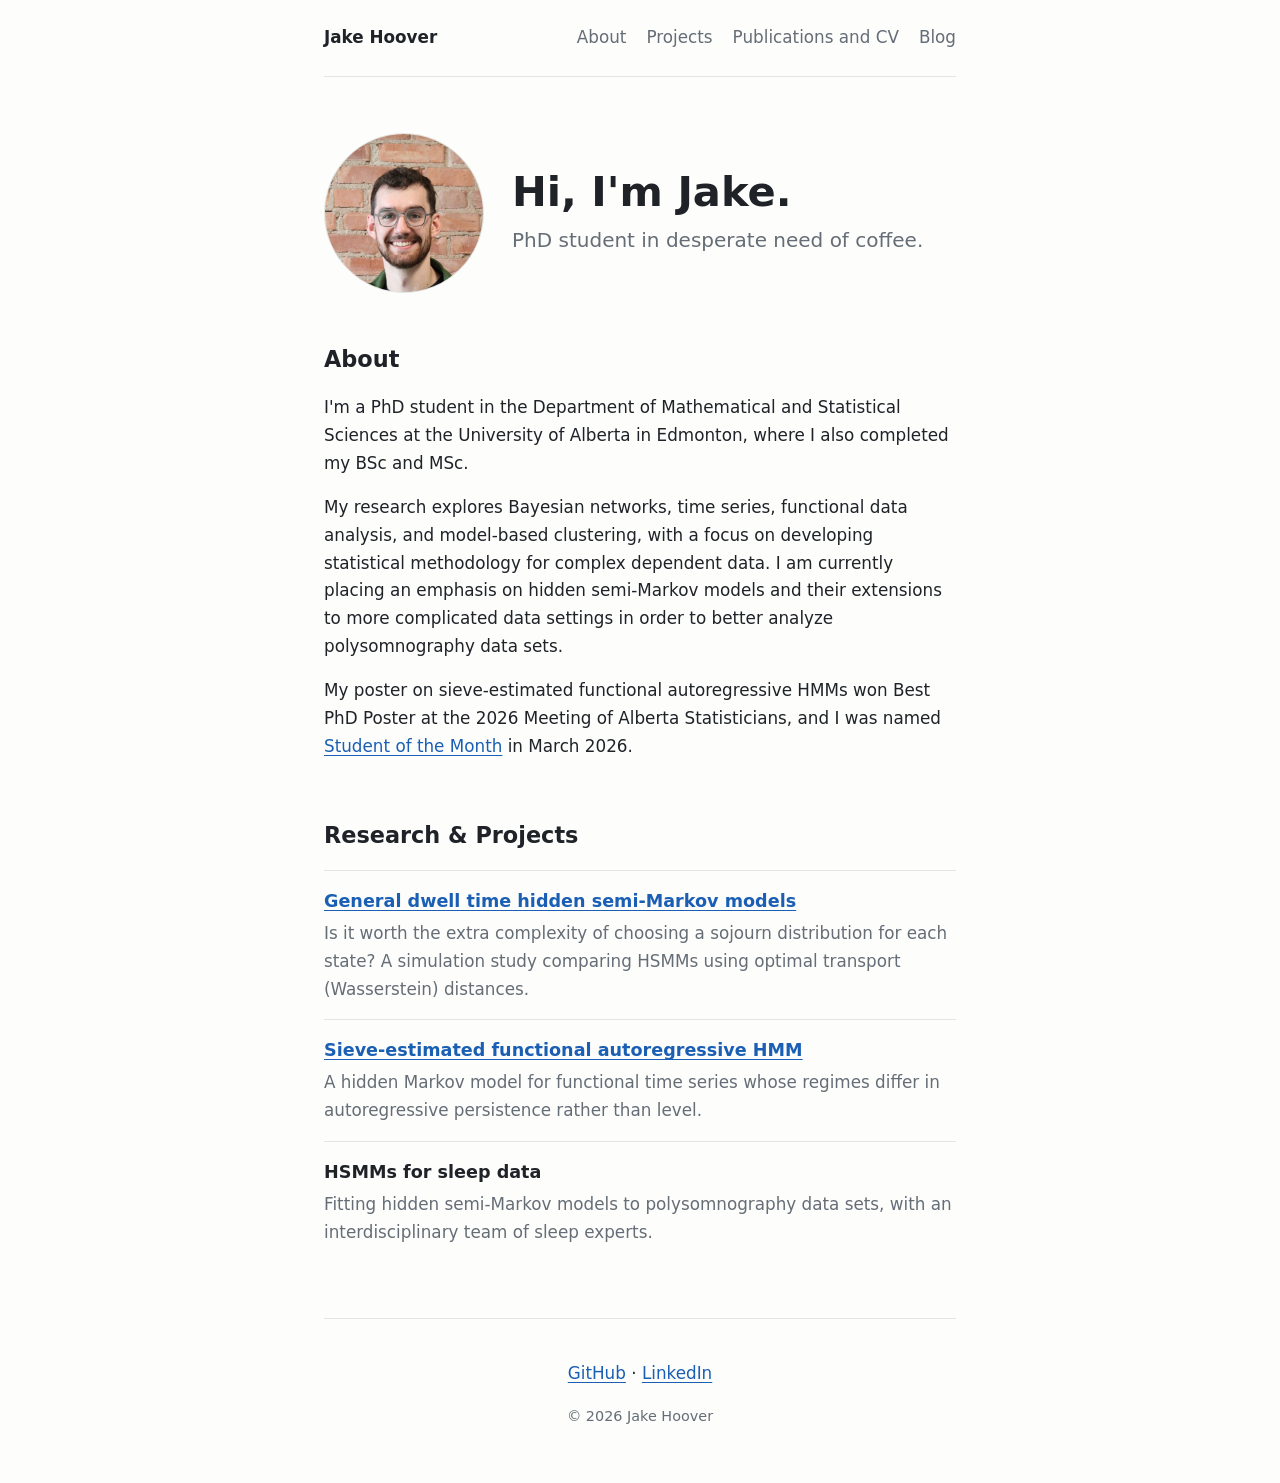
<file: index.html>
<!DOCTYPE html>
<html lang="en">
<head>
    <meta charset="utf-8">
    <meta name="viewport" content="width=device-width, initial-scale=1">
    <title>Jake Hoover</title>
    <meta name="description" content="Personal website of Jake Hoover.">
    <link rel="stylesheet" href="style.css">
</head>
<body>
    <header class="site-header">
        <a class="brand" href="#top">Jake Hoover</a>
        <nav>
            <a href="#about">About</a>
            <a href="#projects">Projects</a>
            <a href="publications.html">Publications and CV</a>
            <a href="blog.html">Blog</a>
        </nav>
    </header>

    <main id="top">
        <section class="hero">
            <img class="headshot" src="images/headshot.jpg" alt="Photo of Jake Hoover" width="160" height="160">
            <div>
                <h1>Hi, I'm Jake.</h1>
                <p class="lead">PhD student in desperate need of coffee.</p>
            </div>
        </section>

        <section id="about">
            <h2>About</h2>
            <p>I'm a PhD student in the Department of Mathematical and Statistical Sciences at the University of Alberta in Edmonton, where I also completed my BSc and MSc.</p>
            <p>My research explores Bayesian networks, time series, functional data analysis, and model-based clustering, with a focus on developing statistical methodology for complex dependent data. I am currently placing an emphasis on hidden semi-Markov models and their extensions to more complicated data settings in order to better analyze polysomnography data sets.</p>
            <p>My poster on sieve-estimated functional autoregressive HMMs won Best PhD Poster at the 2026 Meeting of Alberta Statisticians, and I was named <a href="https://www.instagram.com/p/DWcALrlD2AP/" rel="noopener">Student of the Month</a> in March 2026.</p>
        </section>

        <section id="projects">
            <h2>Research &amp; Projects</h2>
            <ul class="cards">
                <li>
                    <h3><a href="posters/dwell-time-hsmm-classification-society-2026.pdf">General dwell time hidden semi-Markov models</a></h3>
                    <p>Is it worth the extra complexity of choosing a sojourn distribution for each state? A simulation study comparing HSMMs using optimal transport (Wasserstein) distances.</p>
                </li>
                <li>
                    <h3><a href="posters/sifarhmm-alberta-statisticians-2026.pdf">Sieve-estimated functional autoregressive HMM</a></h3>
                    <p>A hidden Markov model for functional time series whose regimes differ in autoregressive persistence rather than level.</p>
                </li>
                <li>
                    <h3>HSMMs for sleep data</h3>
                    <p>Fitting hidden semi-Markov models to polysomnography data sets, with an interdisciplinary team of sleep experts.</p>
                </li>
            </ul>
        </section>


    </main>

    <footer class="site-footer">
        <p>
            <a href="https://github.com/JakeHoover">GitHub</a> ·
            <a href="https://www.linkedin.com/in/jake-hoover-alberta">LinkedIn</a>
        </p>
        <p class="muted">&copy; <span id="year">2026</span> Jake Hoover</p>
    </footer>

    <script>document.getElementById("year").textContent = new Date().getFullYear();</script>
</body>
</html>
</file>
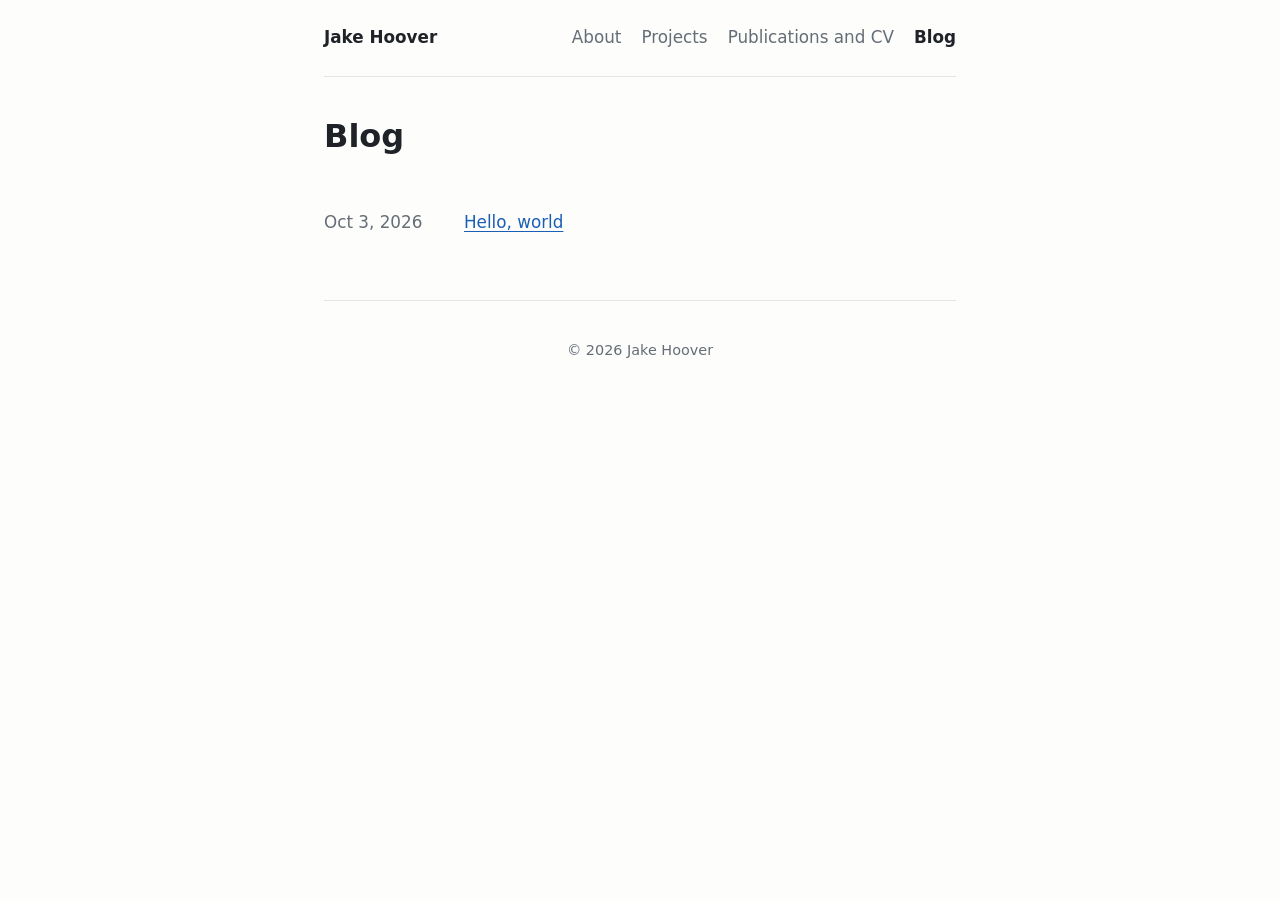
<file: blog.html>
<!DOCTYPE html>
<html lang="en">
<head>
    <meta charset="utf-8">
    <meta name="viewport" content="width=device-width, initial-scale=1">
    <title>Blog | Jake Hoover</title>
    <link rel="stylesheet" href="style.css">
</head>
<body>
    <header class="site-header">
        <a class="brand" href="index.html">Jake Hoover</a>
        <nav>
            <a href="index.html#about">About</a>
            <a href="index.html#projects">Projects</a>
            <a href="publications.html">Publications and CV</a>
            <a href="blog.html" aria-current="page">Blog</a>
        </nav>
    </header>

    <main>
        <section class="page-title">
            <h1>Blog</h1>
        </section>
        <section>
            <ul class="posts">
                <li>
                    <time datetime="2026-10-03">Oct 3, 2026</time>
                    <a href="posts/hello-world.html">Hello, world</a>
                </li>
            </ul>
        </section>
    </main>

    <footer class="site-footer">
        <p class="muted">&copy; <span id="year">2026</span> Jake Hoover</p>
    </footer>

    <script>document.getElementById("year").textContent = new Date().getFullYear();</script>
</body>
</html>
</file>
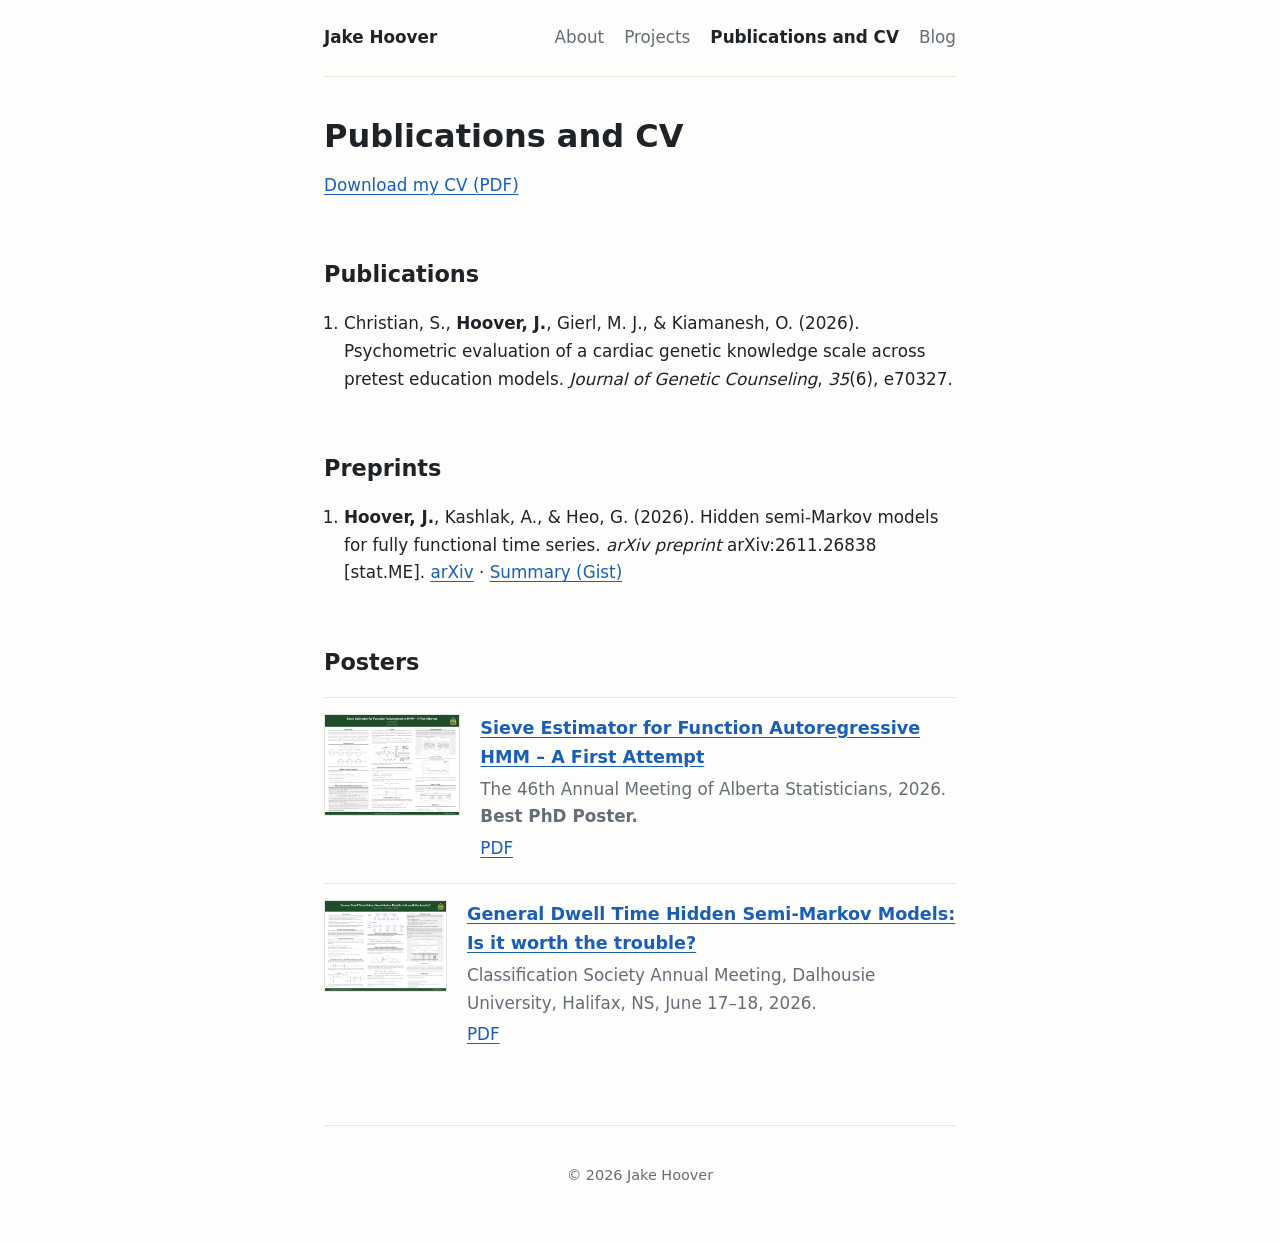
<file: publications.html>
<!DOCTYPE html>
<html lang="en">
<head>
    <meta charset="utf-8">
    <meta name="viewport" content="width=device-width, initial-scale=1">
    <title>Publications and CV | Jake Hoover</title>
    <link rel="stylesheet" href="style.css">
</head>
<body>
    <header class="site-header">
        <a class="brand" href="index.html">Jake Hoover</a>
        <nav>
            <a href="index.html#about">About</a>
            <a href="index.html#projects">Projects</a>
            <a href="publications.html" aria-current="page">Publications and CV</a>
            <a href="blog.html">Blog</a>
        </nav>
    </header>

    <main>
        <section class="page-title">
            <h1>Publications and CV</h1>
            <p><a href="cv.pdf">Download my CV (PDF)</a></p>
        </section>
        <section id="papers">
            <h2>Publications</h2>
            <ol class="pubs">
                <li>
                    Christian, S., <strong>Hoover, J.</strong>, Gierl, M. J., &amp; Kiamanesh, O. (2026).
                    Psychometric evaluation of a cardiac genetic knowledge scale across pretest education models.
                    <em>Journal of Genetic Counseling</em>, <em>35</em>(6), e70327.
                </li>
            </ol>
        </section>
        <section id="preprints">
            <h2>Preprints</h2>
            <ol class="pubs">
                <li>
                    <strong>Hoover, J.</strong>, Kashlak, A., &amp; Heo, G. (2026).
                    Hidden semi-Markov models for fully functional time series.
                    <em>arXiv preprint</em> arXiv:2611.26838 [stat.ME].
                    <a href="https://arxiv.org/abs/2611.26838">arXiv</a> &middot;
                    <a href="https://gist.science/paper/2611.26838">Summary (Gist)</a>
                </li>
            </ol>
        </section>
        <section id="posters">
            <h2>Posters</h2>
            <ul class="posters">
                <li>
                    <a href="posters/sifarhmm-alberta-statisticians-2026.pdf">
                        <img src="posters/sifarhmm-alberta-statisticians-2026.png" alt="Poster: Sieve Estimator for Function Autoregressive HMM" loading="lazy">
                    </a>
                    <div>
                        <h3><a href="posters/sifarhmm-alberta-statisticians-2026.pdf">Sieve Estimator for Function Autoregressive HMM &ndash; A First Attempt</a></h3>
                        <p>The 46th Annual Meeting of Alberta Statisticians, 2026. <strong>Best PhD Poster.</strong></p>
                        <p><a href="posters/sifarhmm-alberta-statisticians-2026.pdf">PDF</a></p>
                    </div>
                </li>
                <li>
                    <a href="posters/dwell-time-hsmm-classification-society-2026.pdf">
                        <img src="posters/dwell-time-hsmm-classification-society-2026.png" alt="Poster: General Dwell Time Hidden Semi-Markov Models: Is it worth the trouble?" loading="lazy">
                    </a>
                    <div>
                        <h3><a href="posters/dwell-time-hsmm-classification-society-2026.pdf">General Dwell Time Hidden Semi-Markov Models: Is it worth the trouble?</a></h3>
                        <p>Classification Society Annual Meeting, Dalhousie University, Halifax, NS, June 17&ndash;18, 2026.</p>
                        <p><a href="posters/dwell-time-hsmm-classification-society-2026.pdf">PDF</a></p>
                    </div>
                </li>
            </ul>
        </section>
    </main>

    <footer class="site-footer">
        <p class="muted">&copy; <span id="year">2026</span> Jake Hoover</p>
    </footer>

    <script>document.getElementById("year").textContent = new Date().getFullYear();</script>
</body>
</html>
</file>
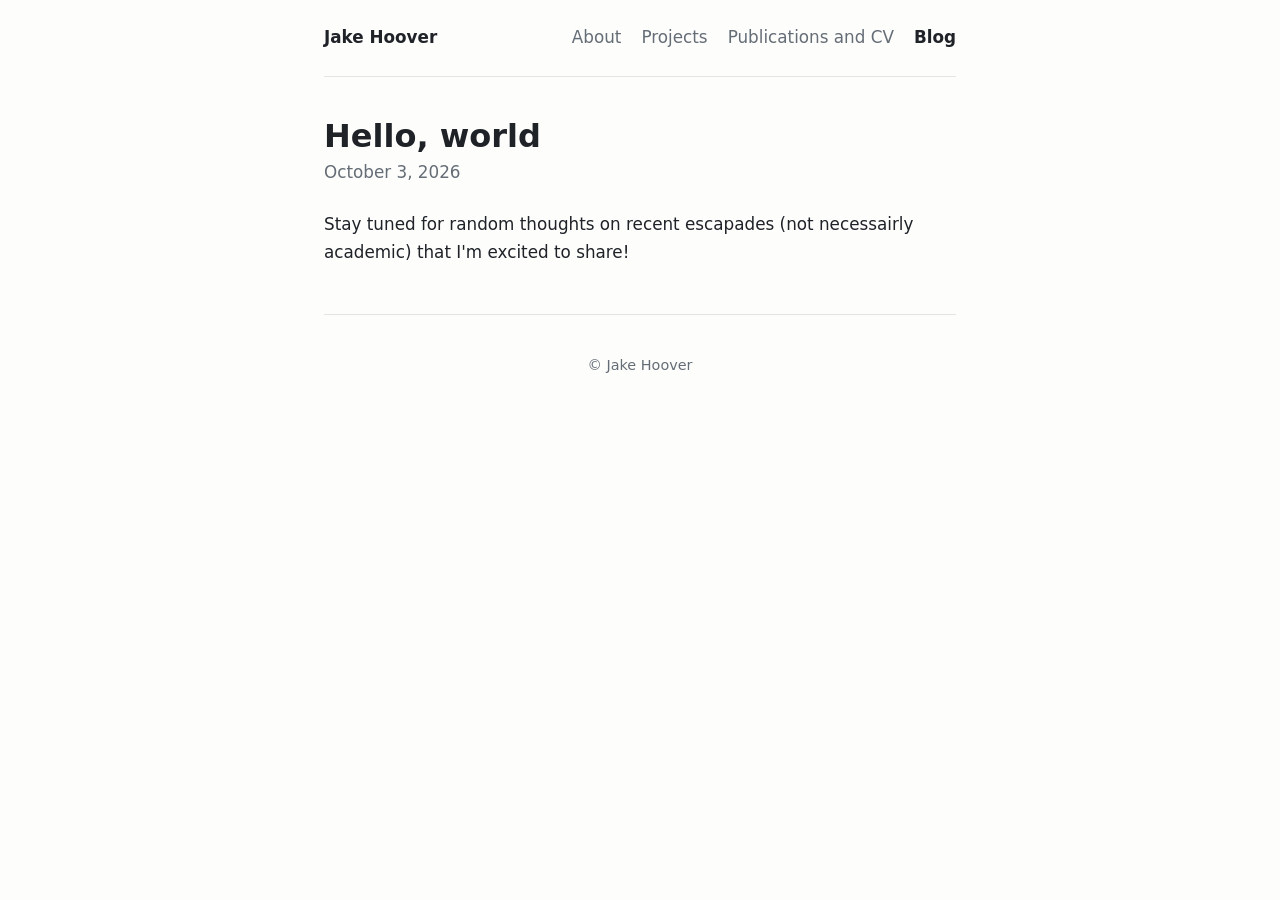
<file: posts/hello-world.html>
<!DOCTYPE html>
<html lang="en">
<head>
    <meta charset="utf-8">
    <meta name="viewport" content="width=device-width, initial-scale=1">
    <title>First Post | Jake Hoover</title>
    <link rel="stylesheet" href="../style.css">
</head>
<body>
    <header class="site-header">
        <a class="brand" href="../index.html">Jake Hoover</a>
        <nav>
            <a href="../index.html#about">About</a>
            <a href="../index.html#projects">Projects</a>
            <a href="../publications.html">Publications and CV</a>
            <a href="../blog.html" aria-current="page">Blog</a>
        </nav>
    </header>

    <article>
        <h1>Hello, world</h1>
        <time datetime="2026-10-03">October 3, 2026</time>
        <div class="body">
            <p>Stay tuned for random thoughts on recent escapades (not necessairly academic) that I'm excited to share!</p>
        </div>
    </article>

    <footer class="site-footer">
        <p class="muted">&copy; Jake Hoover</p>
    </footer>
</body>
</html>
</file>
<file: style.css>
:root {
    --bg: #fdfdfc;
    --fg: #1f2328;
    --muted: #656d76;
    --accent: #1a5fb4;
    --border: #e4e4e0;
}

@media (prefers-color-scheme: dark) {
    :root {
        --bg: #14161a;
        --fg: #e6e8eb;
        --muted: #9aa3ad;
        --accent: #7db3ff;
        --border: #2a2e35;
    }
}

* { box-sizing: border-box; }

html { scroll-behavior: smooth; }

body {
    margin: 0 auto;
    padding: 0 1.25rem;
    max-width: 42rem;
    background: var(--bg);
    color: var(--fg);
    font: 1.05rem/1.65 system-ui, -apple-system, "Segoe UI", Roboto, sans-serif;
}

a { color: var(--accent); text-underline-offset: 0.15em; }

.site-header {
    display: flex;
    flex-wrap: wrap;
    justify-content: space-between;
    align-items: baseline;
    gap: 0.5rem 1.5rem;
    padding: 1.5rem 0;
    border-bottom: 1px solid var(--border);
}

.brand {
    font-weight: 700;
    color: var(--fg);
    text-decoration: none;
}

.site-header nav {
    display: flex;
    flex-wrap: wrap;
    gap: 0.25rem 1.25rem;
}

.site-header nav a {
    color: var(--muted);
    text-decoration: none;
}

.site-header nav a:hover { color: var(--accent); }

.hero { padding: 3.5rem 0 1rem; }

.hero h1 {
    margin: 0 0 0.5rem;
    font-size: 2.6rem;
    line-height: 1.15;
}

.lead { margin: 0; font-size: 1.25rem; color: var(--muted); }

section { padding: 2rem 0 0.5rem; }

h2 {
    margin: 0 0 1rem;
    font-size: 1.4rem;
}

h3 { margin: 0 0 0.25rem; font-size: 1.1rem; }

.cards, .posts { list-style: none; margin: 0; padding: 0; }

.cards li {
    padding: 1rem 0;
    border-top: 1px solid var(--border);
}

.cards li p { margin: 0; color: var(--muted); }

.pubs { padding-left: 1.25rem; }
.pubs li { margin-bottom: 0.75rem; }
.pubs .authors { font-weight: 600; }

.posts li {
    display: flex;
    gap: 1.25rem;
    padding: 0.4rem 0;
}

.posts time {
    flex: 0 0 7.5rem;
    color: var(--muted);
    font-variant-numeric: tabular-nums;
}

.site-footer {
    margin-top: 3rem;
    padding: 1.5rem 0 2.5rem;
    border-top: 1px solid var(--border);
    text-align: center;
}

.muted { color: var(--muted); font-size: 0.9rem; }

/* Blog post pages */
article h1 { margin: 2.5rem 0 0.25rem; font-size: 2rem; line-height: 1.2; }
article > time { color: var(--muted); }
article .body { margin-top: 1.5rem; }

@media (max-width: 30rem) {
    .hero h1 { font-size: 2.1rem; }
    .posts li { flex-direction: column; gap: 0; }
}

/* Subpages */
.page-title { padding-top: 2.5rem; }
.page-title h1 { margin: 0 0 0.5rem; font-size: 2rem; line-height: 1.2; }
.site-header nav a[aria-current="page"] { color: var(--fg); font-weight: 600; }

/* Posters */
.posters { list-style: none; margin: 0; padding: 0; }
.posters li {
    display: flex;
    gap: 1.25rem;
    align-items: flex-start;
    padding: 1rem 0;
    border-top: 1px solid var(--border);
}
.posters img {
    display: block;
    width: 12rem;
    max-width: 100%;
    height: auto;
    border: 1px solid var(--border);
}
.posters p { margin: 0 0 0.25rem; color: var(--muted); }

@media (max-width: 30rem) {
    .posters li { flex-direction: column; }
    .posters img { width: 100%; }
}

/* Headshot */
.hero { display: flex; align-items: center; gap: 1.75rem; }
.headshot {
    flex: 0 0 auto;
    width: 10rem;
    height: 10rem;
    border-radius: 50%;
    object-fit: cover;
    border: 1px solid var(--border);
}

@media (max-width: 30rem) {
    .hero { flex-direction: column; align-items: flex-start; gap: 1rem; }
    .headshot { width: 8rem; height: 8rem; }
}
</file>
